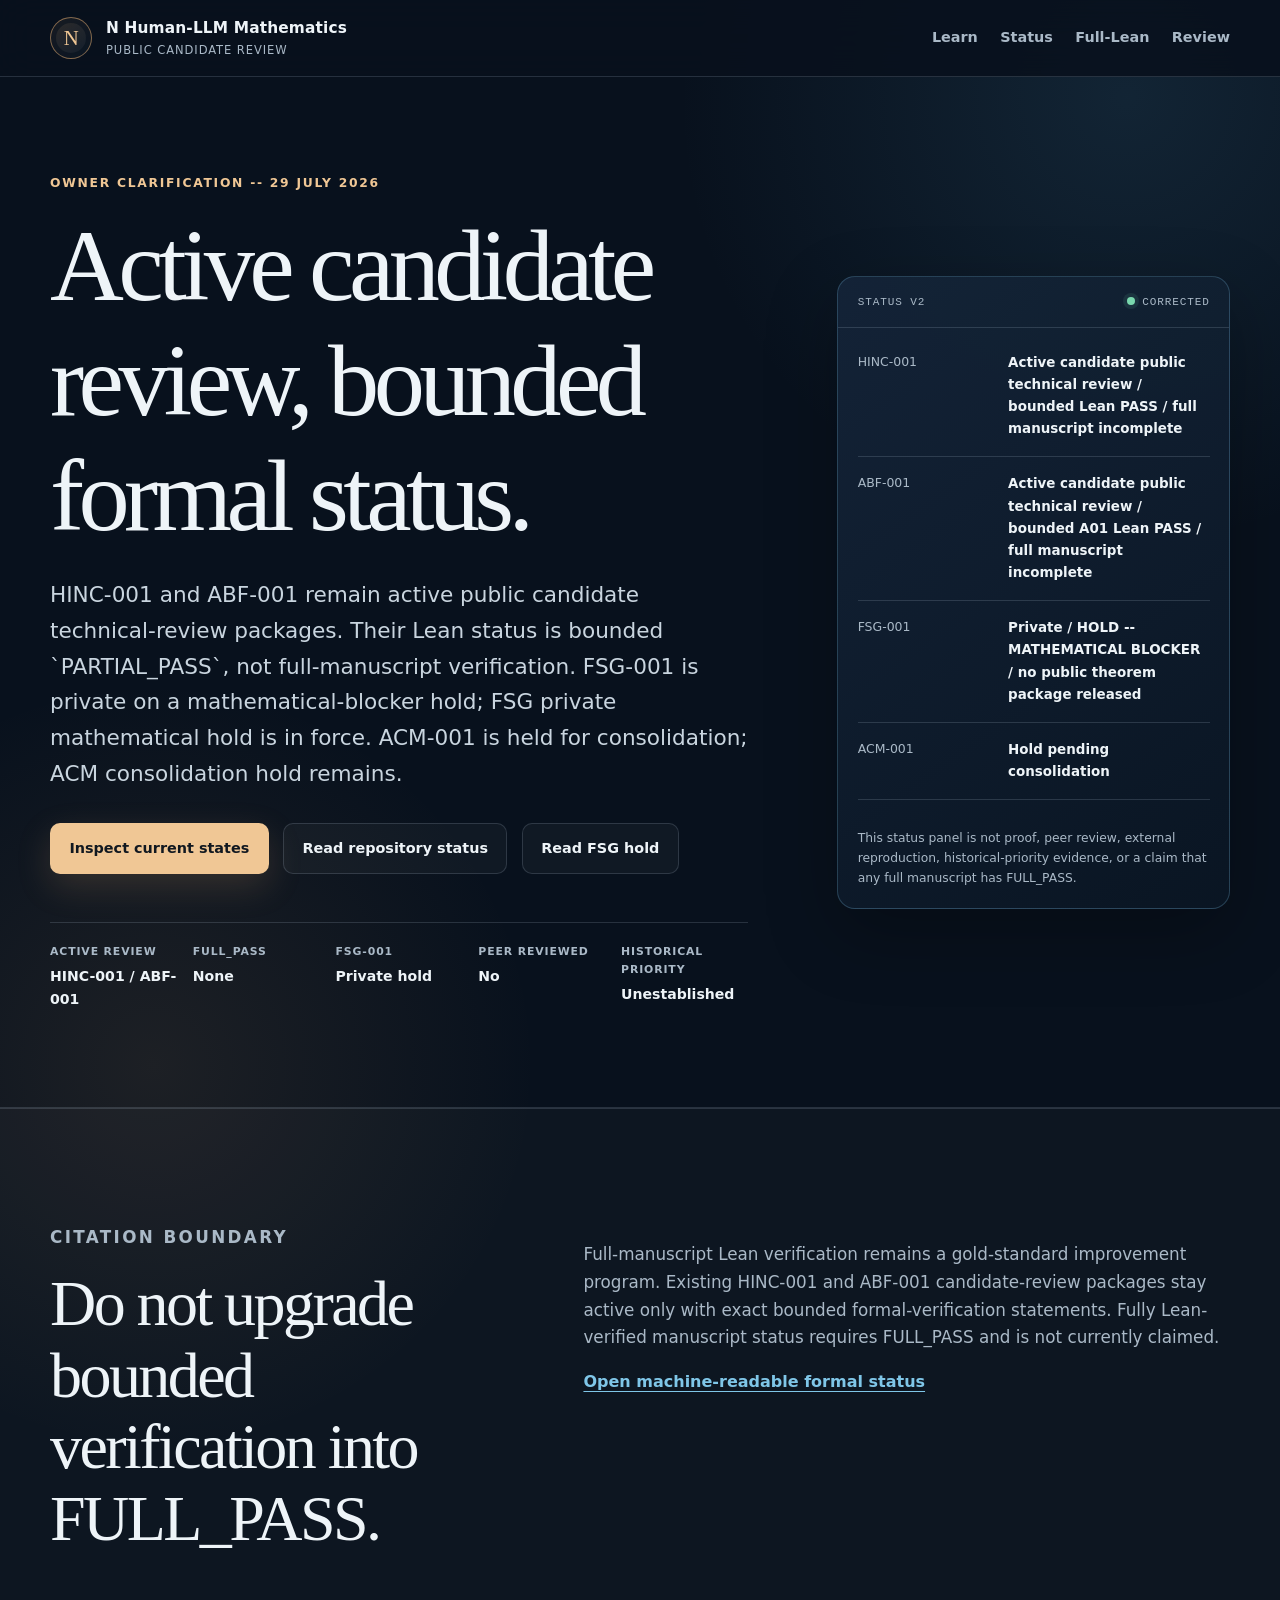
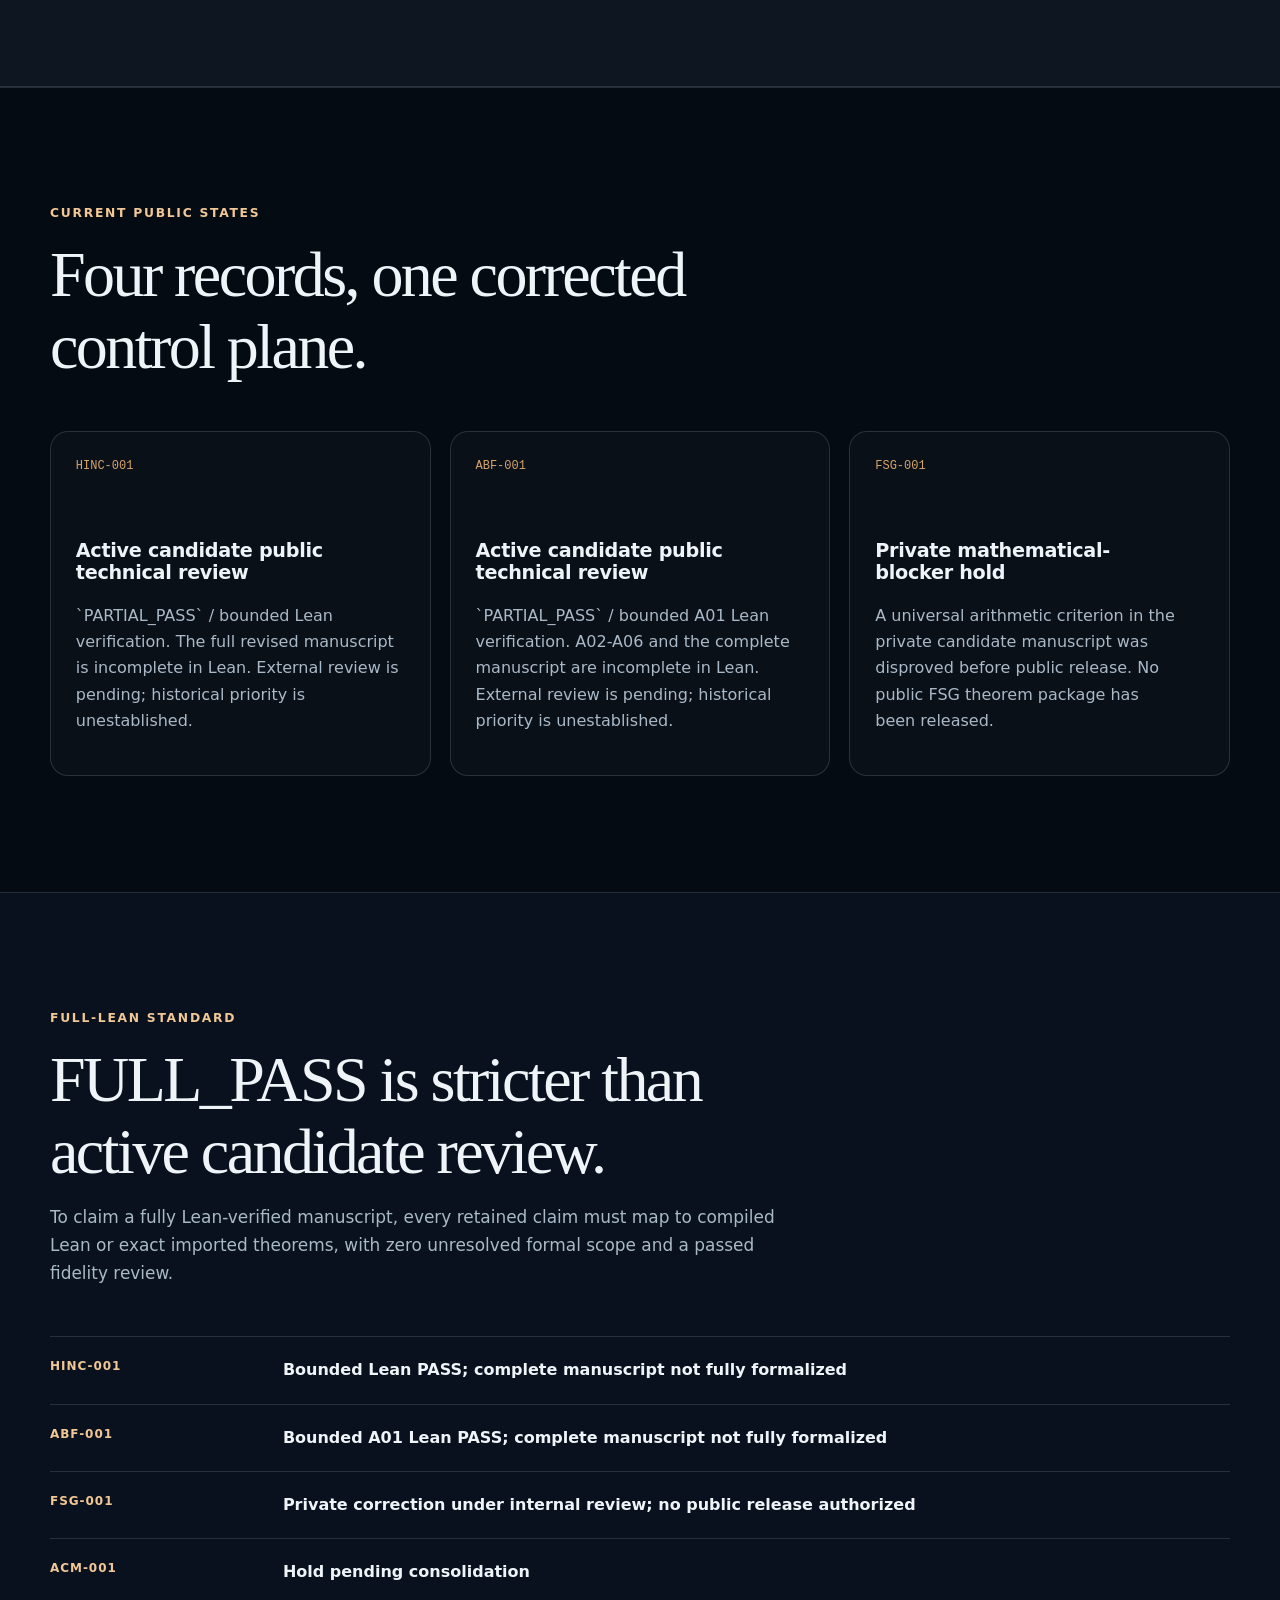
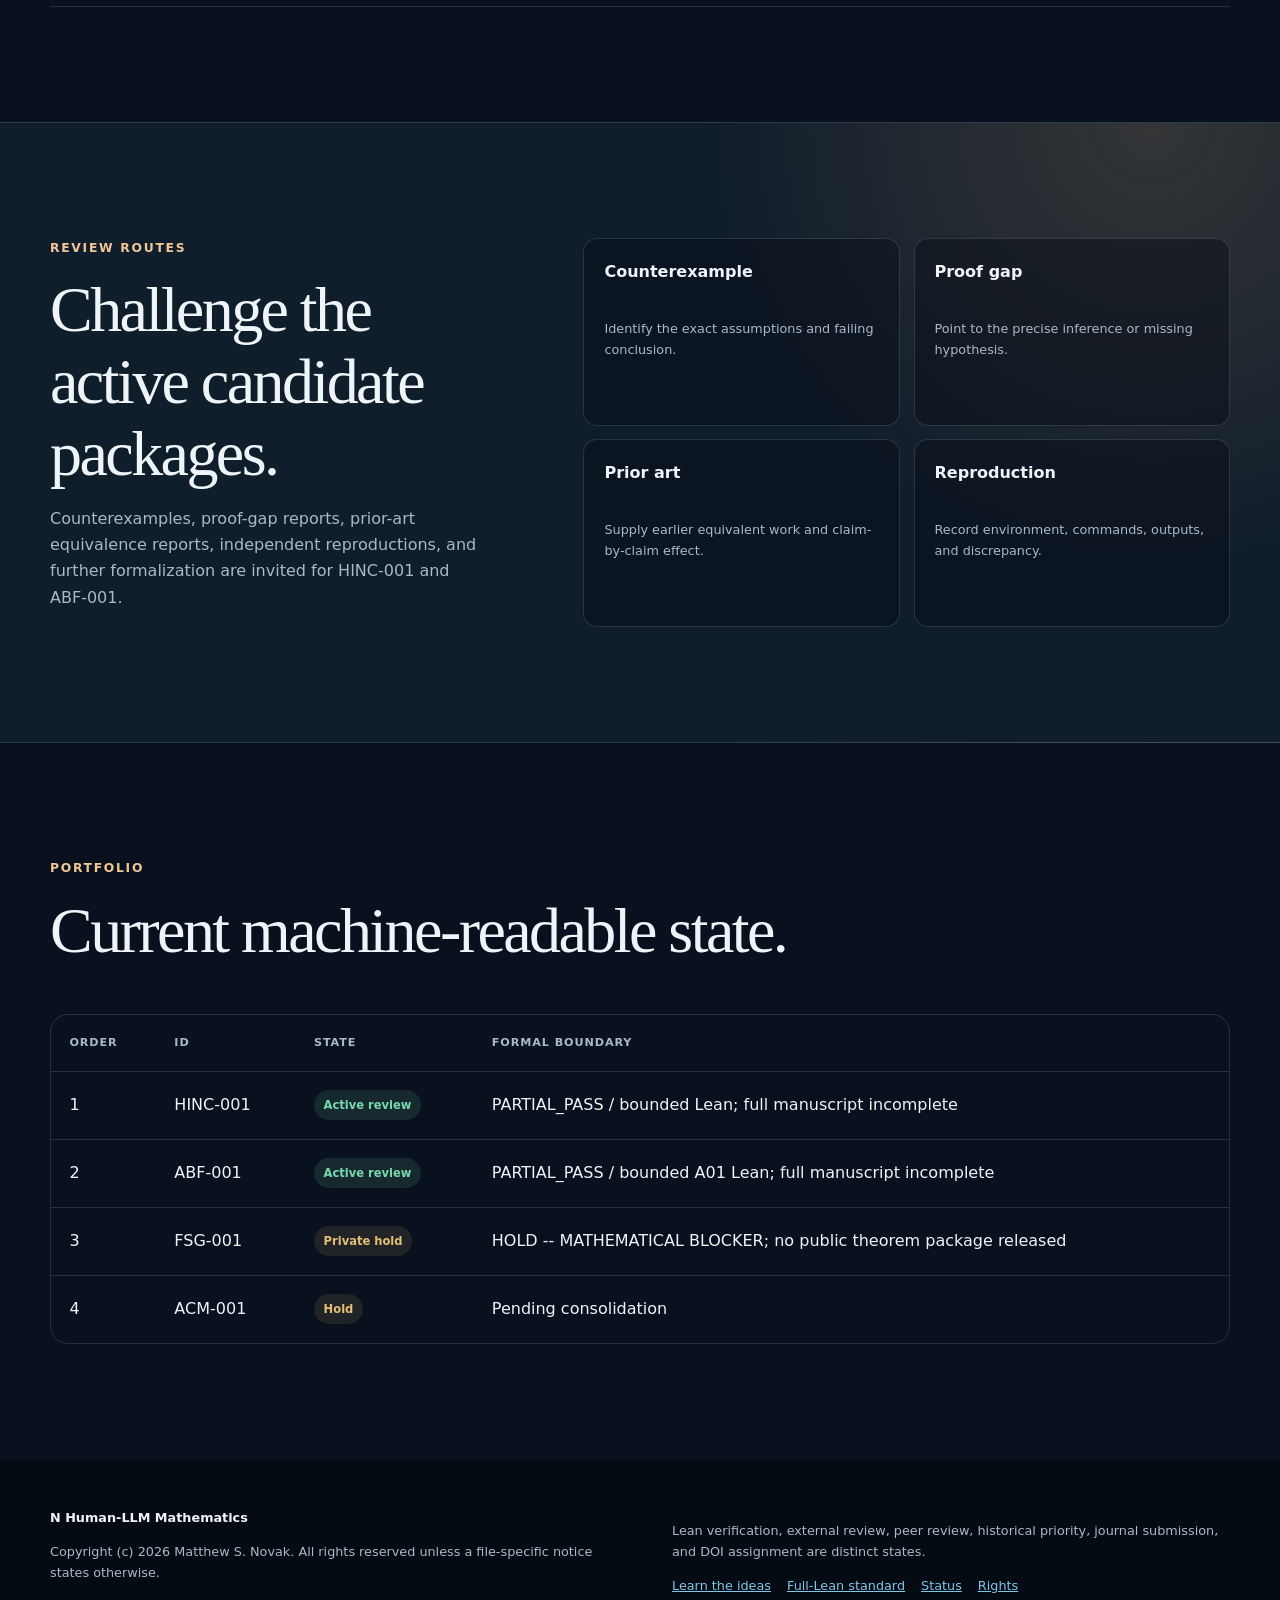
<file: docs/index.html>
<!doctype html>
<!--
NHAIM_STATUS_BLOCK_V1
HINC-001:
  paper_id: HINC-001
  public_state: active_review
  formal_state: PARTIAL_PASS
  bounded_formal_scope: bounded_Lean
  claim_map_complete: false
  full_manuscript_lean_verified: false
  external_specialist_review: pending
  historical_priority: not_established
  peer_review: not_submitted
  journal_status: not_submitted
  public_release_authorized: true
ABF-001:
  paper_id: ABF-001
  public_state: active_review
  formal_state: PARTIAL_PASS
  bounded_formal_scope: bounded_A01_Lean
  compiled_lane: A01
  a02_a06_status: incomplete
  claim_map_complete: false
  full_manuscript_lean_verified: false
  external_specialist_review: pending
  historical_priority: not_established
  peer_review: not_submitted
  journal_status: not_submitted
  public_release_authorized: true
FSG-001:
  paper_id: FSG-001
  public_state: hold
  private_candidate: true
  mathematical_blocker: true
  public_theorem_released: false
  correction_status: private_correction_under_internal_review
  external_review: not_started
  formal_status: HOLD_MATHEMATICAL_BLOCKER
  public_release_authorized: false
ACM-001:
  paper_id: ACM-001
  public_state: hold
  manuscript_complete: false
  claim_map_complete: false
  full_manuscript_lean_verified: false
  public_theorem_released: false
  public_release_authorized: false
END_NHAIM_STATUS_BLOCK_V1
-->

<html lang="en">
<head>
  <meta charset="utf-8">
  <meta name="viewport" content="width=device-width, initial-scale=1">
  <meta name="description" content="Human-led, LLM-assisted candidate mathematics under public technical review with exact bounded Lean status and correction records.">
  <title>N Human-LLM Mathematics | Public Candidate Review Status</title>
  <link rel="stylesheet" href="styles.css">
</head>
<body>
<a class="skip-link" href="#main">Skip to content</a>
<header class="site-header">
  <div class="shell nav-wrap">
    <a class="brand" href="#top" aria-label="N Human-LLM Mathematics home"><span class="brand-mark" aria-hidden="true">N</span><span><strong>N Human-LLM Mathematics</strong><small>Public candidate review</small></span></a>
    <nav aria-label="Primary navigation"><a href="learn.html">Learn</a><a href="#research">Status</a><a href="#full-lean">Full-Lean</a><a href="#review">Review</a></nav>
  </div>
</header>
<main id="main">
  <section class="hero" id="top">
    <div class="shell hero-grid">
      <div>
        <p class="eyebrow">Owner clarification -- 29 July 2026</p>
        <h1>Active candidate review, bounded formal status.</h1>
        <p class="lede">HINC-001 and ABF-001 remain active public candidate technical-review packages. Their Lean status is bounded `PARTIAL_PASS`, not full-manuscript verification. FSG-001 is private on a mathematical-blocker hold; FSG private mathematical hold is in force. ACM-001 is held for consolidation; ACM consolidation hold remains.</p>
        <div class="actions">
          <a class="button primary" href="#research">Inspect current states</a>
          <a class="button secondary" href="../STATUS.md">Read repository status</a>
          <a class="button secondary" href="../FSG_001_PUBLIC_TEACHING_HOLD_2026-07-29.md">Read FSG hold</a>
        </div>
        <ul class="status-row">
          <li><span>Active review</span><strong>HINC-001 / ABF-001</strong></li>
          <li><span>FULL_PASS</span><strong>None</strong></li>
          <li><span>FSG-001</span><strong>Private hold</strong></li>
          <li><span>Peer reviewed</span><strong>No</strong></li>
          <li><span>Historical priority</span><strong>Unestablished</strong></li>
        </ul>
      </div>
      <aside class="instrument" aria-label="Current paper status">
        <div class="instrument-head"><span>STATUS V2</span><span class="live-dot">CORRECTED</span></div>
        <dl>
          <div><dt>HINC-001</dt><dd>Active candidate public technical review / bounded Lean PASS / full manuscript incomplete</dd></div>
          <div><dt>ABF-001</dt><dd>Active candidate public technical review / bounded A01 Lean PASS / full manuscript incomplete</dd></div>
          <div><dt>FSG-001</dt><dd>Private / HOLD -- MATHEMATICAL BLOCKER / no public theorem package released</dd></div>
          <div><dt>ACM-001</dt><dd>Hold pending consolidation</dd></div>
        </dl>
        <p class="instrument-note">This status panel is not proof, peer review, external reproduction, historical-priority evidence, or a claim that any full manuscript has FULL_PASS.</p>
      </aside>
    </div>
  </section>

  <section class="section section-rule">
    <div class="shell two-column">
      <div><p class="eyebrow">Citation boundary</p><h2>Do not upgrade bounded verification into FULL_PASS.</h2></div>
      <div><p>Full-manuscript Lean verification remains a gold-standard improvement program. Existing HINC-001 and ABF-001 candidate-review packages stay active only with exact bounded formal-verification statements. Fully Lean-verified manuscript status requires FULL_PASS and is not currently claimed.</p><a class="text-link" href="../formal-verification-status.json">Open machine-readable formal status</a></div>
    </div>
  </section>

  <section class="section section-dark" id="research">
    <div class="shell">
      <div class="section-heading"><p class="eyebrow">Current public states</p><h2>Four records, one corrected control plane.</h2></div>
      <div class="card-grid three">
        <article class="card"><span class="card-number">HINC-001</span><h3>Active candidate public technical review</h3><p>`PARTIAL_PASS` / bounded Lean verification. The full revised manuscript is incomplete in Lean. External review is pending; historical priority is unestablished.</p></article>
        <article class="card"><span class="card-number">ABF-001</span><h3>Active candidate public technical review</h3><p>`PARTIAL_PASS` / bounded A01 Lean verification. A02-A06 and the complete manuscript are incomplete in Lean. External review is pending; historical priority is unestablished.</p></article>
        <article class="card"><span class="card-number">FSG-001</span><h3>Private mathematical-blocker hold</h3><p>A universal arithmetic criterion in the private candidate manuscript was disproved before public release. No public FSG theorem package has been released.</p></article>
      </div>
    </div>
  </section>

  <section class="section" id="full-lean">
    <div class="shell">
      <div class="section-heading"><p class="eyebrow">Full-Lean standard</p><h2>FULL_PASS is stricter than active candidate review.</h2><p>To claim a fully Lean-verified manuscript, every retained claim must map to compiled Lean or exact imported theorems, with zero unresolved formal scope and a passed fidelity review.</p></div>
      <div class="ledger">
        <div><span>HINC-001</span><strong>Bounded Lean PASS; complete manuscript not fully formalized</strong></div>
        <div><span>ABF-001</span><strong>Bounded A01 Lean PASS; complete manuscript not fully formalized</strong></div>
        <div><span>FSG-001</span><strong>Private correction under internal review; no public release authorized</strong></div>
        <div><span>ACM-001</span><strong>Hold pending consolidation</strong></div>
      </div>
    </div>
  </section>

  <section class="section review-section" id="review">
    <div class="shell review-grid">
      <div><p class="eyebrow">Review routes</p><h2>Challenge the active candidate packages.</h2><p>Counterexamples, proof-gap reports, prior-art equivalence reports, independent reproductions, and further formalization are invited for HINC-001 and ABF-001.</p></div>
      <div class="review-actions">
        <a href="https://github.com/novakprotocol/N-Human-AI-Mathematics/issues/new?template=counterexample.yml"><strong>Counterexample</strong><span>Identify the exact assumptions and failing conclusion.</span></a>
        <a href="https://github.com/novakprotocol/N-Human-AI-Mathematics/issues/new?template=proof-gap.yml"><strong>Proof gap</strong><span>Point to the precise inference or missing hypothesis.</span></a>
        <a href="https://github.com/novakprotocol/N-Human-AI-Mathematics/issues/new?template=prior-art.yml"><strong>Prior art</strong><span>Supply earlier equivalent work and claim-by-claim effect.</span></a>
        <a href="https://github.com/novakprotocol/N-Human-AI-Mathematics/issues/new?template=reproduction.yml"><strong>Reproduction</strong><span>Record environment, commands, outputs, and discrepancy.</span></a>
      </div>
    </div>
  </section>

  <section class="section" id="portfolio">
    <div class="shell">
      <div class="section-heading"><p class="eyebrow">Portfolio</p><h2>Current machine-readable state.</h2></div>
      <div class="portfolio-table" role="region" aria-label="Paper portfolio" tabindex="0"><table><thead><tr><th>Order</th><th>ID</th><th>State</th><th>Formal boundary</th></tr></thead><tbody><tr><td>1</td><td>HINC-001</td><td><span class="state active">Active review</span></td><td>PARTIAL_PASS / bounded Lean; full manuscript incomplete</td></tr><tr><td>2</td><td>ABF-001</td><td><span class="state active">Active review</span></td><td>PARTIAL_PASS / bounded A01 Lean; full manuscript incomplete</td></tr><tr><td>3</td><td>FSG-001</td><td><span class="state hold">Private hold</span></td><td>HOLD -- MATHEMATICAL BLOCKER; no public theorem package released</td></tr><tr><td>4</td><td>ACM-001</td><td><span class="state hold">Hold</span></td><td>Pending consolidation</td></tr></tbody></table></div>
    </div>
  </section>
</main>
<footer><div class="shell footer-grid"><div><strong>N Human-LLM Mathematics</strong><p>Copyright (c) 2026 Matthew S. Novak. All rights reserved unless a file-specific notice states otherwise.</p></div><div><p>Lean verification, external review, peer review, historical priority, journal submission, and DOI assignment are distinct states.</p><a href="learn.html">Learn the ideas</a><a href="../FULL_LEAN_RELEASE_STANDARD.md">Full-Lean standard</a><a href="../STATUS.md">Status</a><a href="https://github.com/novakprotocol/N-Human-AI-Mathematics/blob/main/RIGHTS_AND_LICENSING.md">Rights</a></div></div></footer>
</body>
</html>
</file>
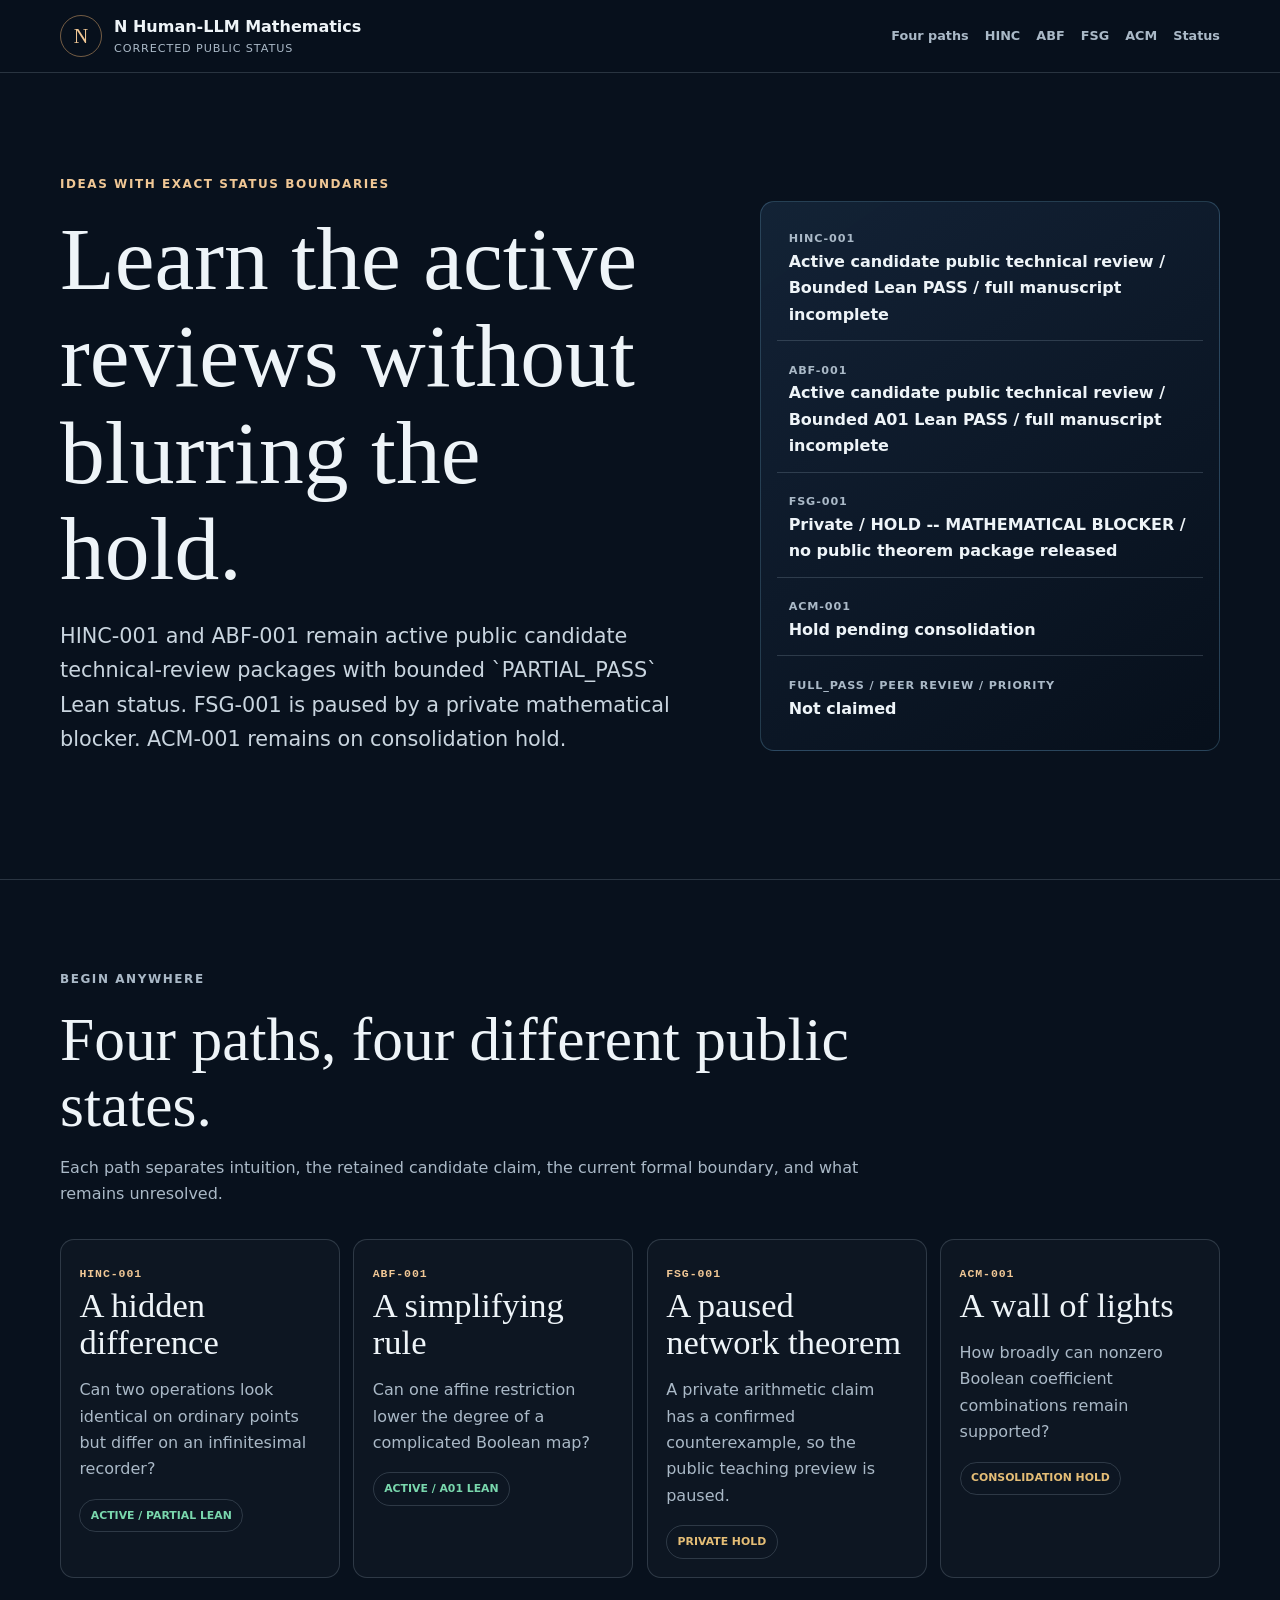
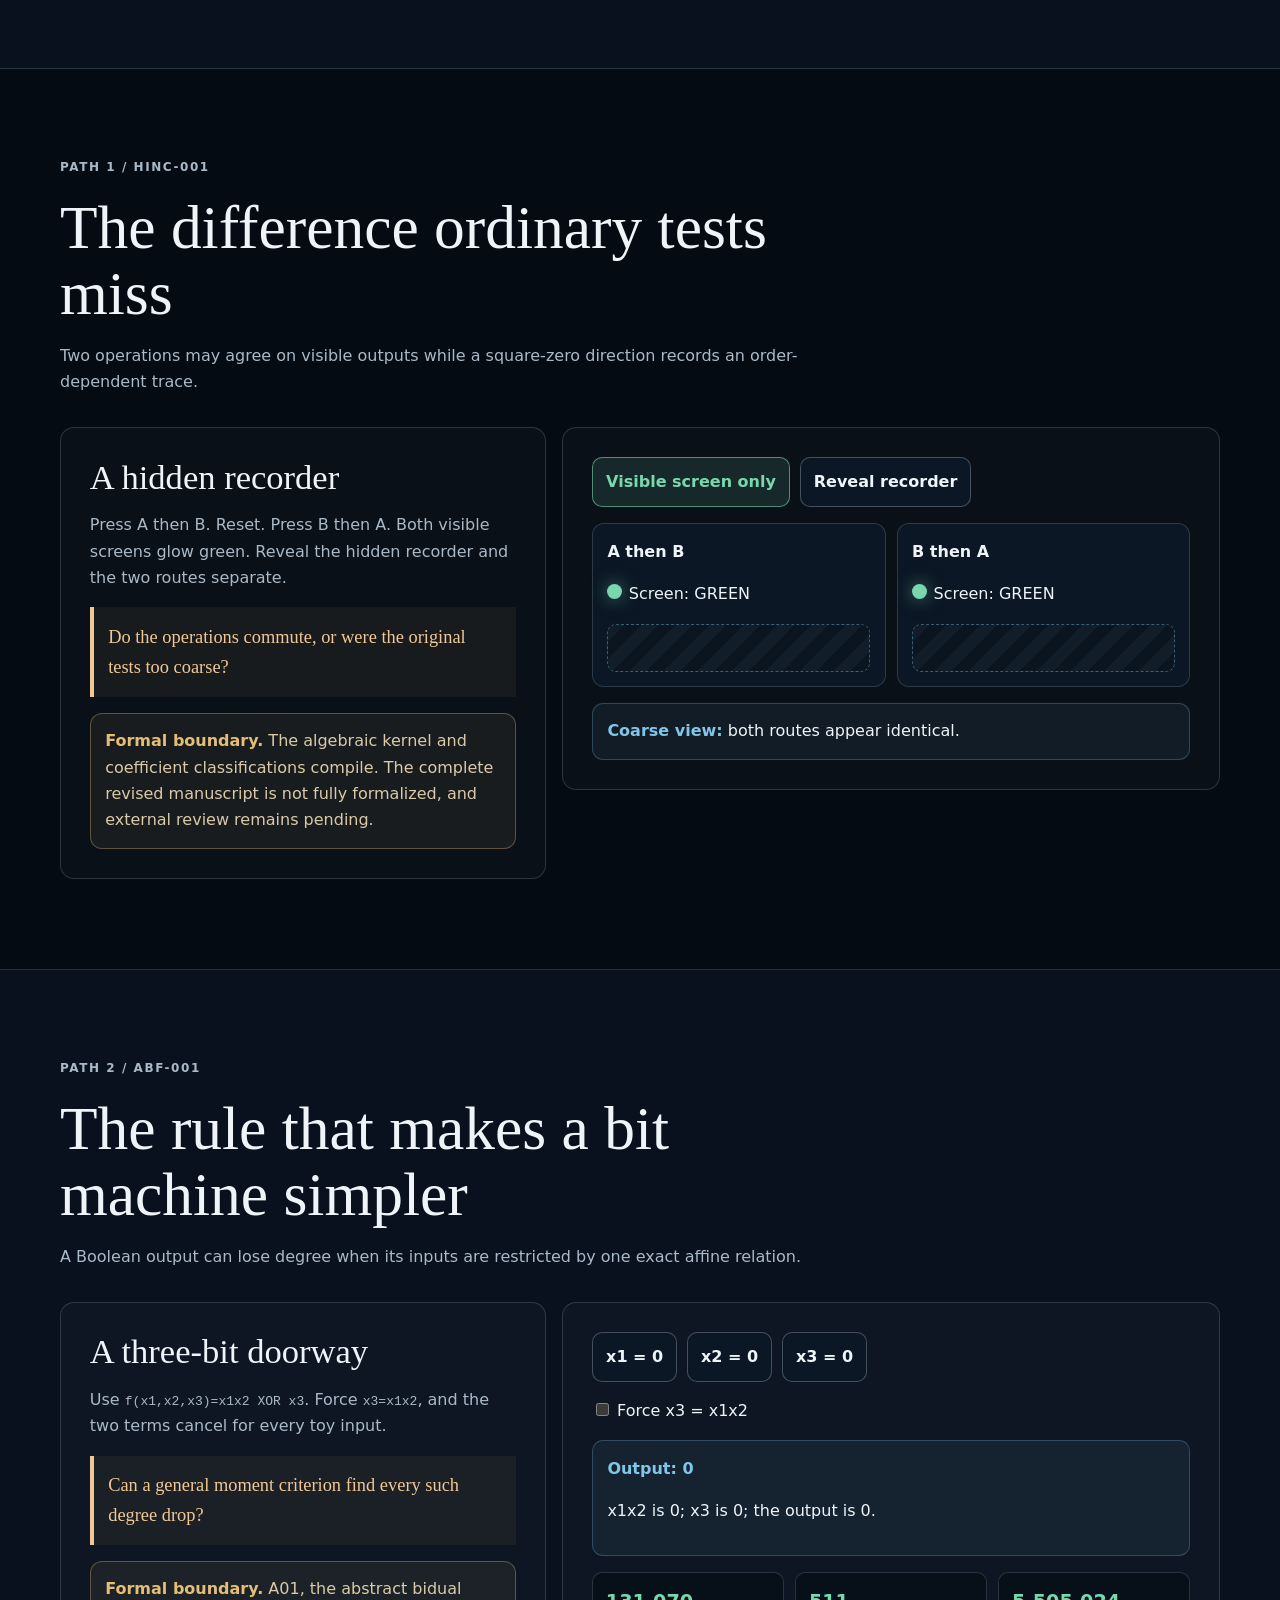
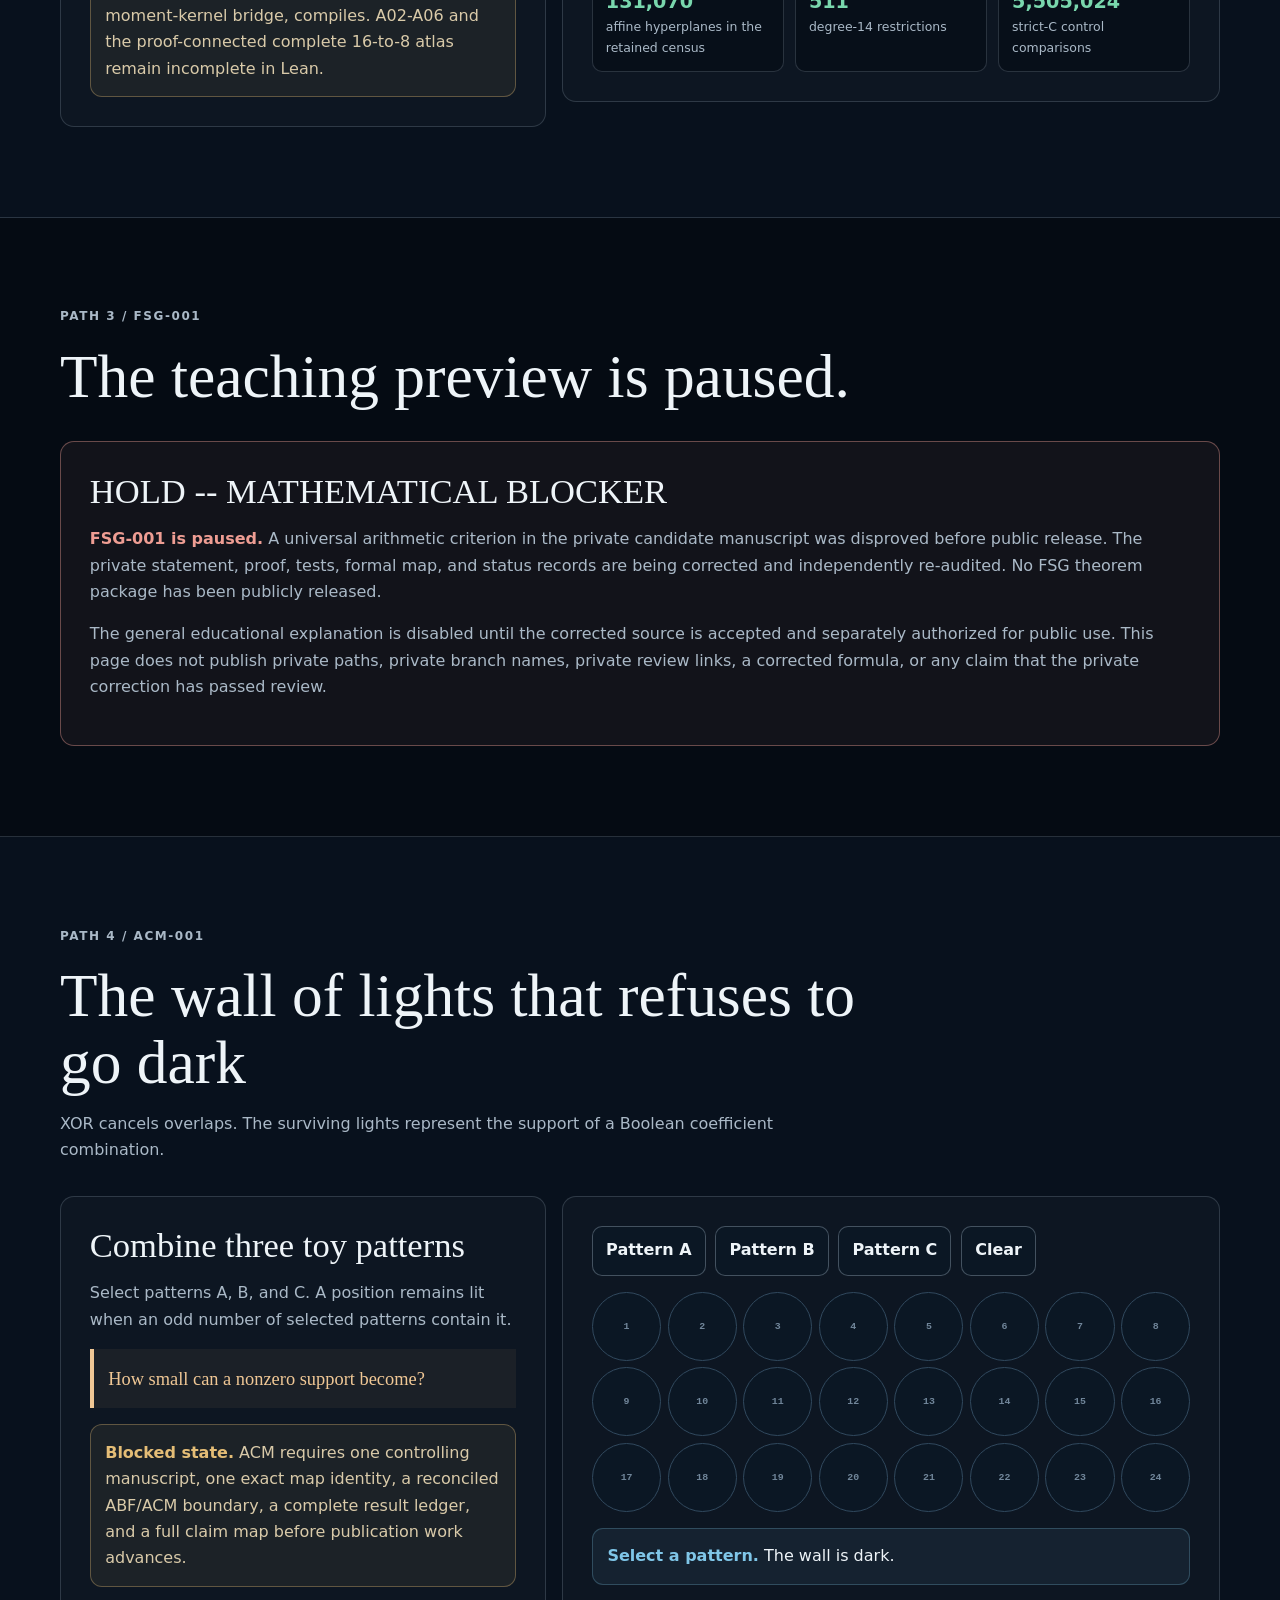
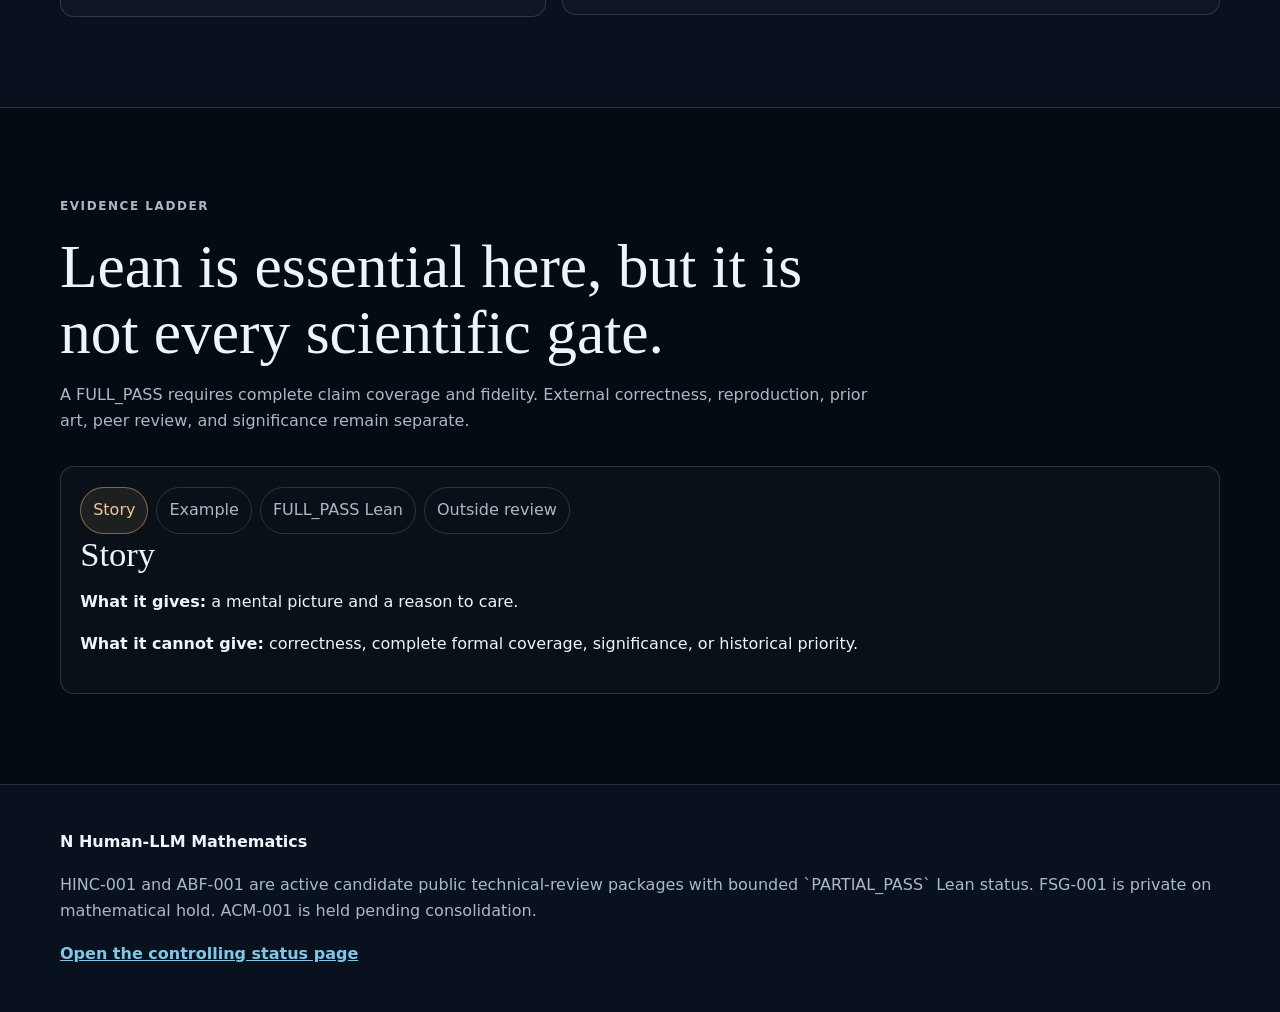
<file: docs/learn.html>
<!doctype html>
<!--
NHAIM_STATUS_BLOCK_V1
HINC-001:
  paper_id: HINC-001
  public_state: active_review
  formal_state: PARTIAL_PASS
  bounded_formal_scope: bounded_Lean
  claim_map_complete: false
  full_manuscript_lean_verified: false
  external_specialist_review: pending
  historical_priority: not_established
  peer_review: not_submitted
  journal_status: not_submitted
  public_release_authorized: true
ABF-001:
  paper_id: ABF-001
  public_state: active_review
  formal_state: PARTIAL_PASS
  bounded_formal_scope: bounded_A01_Lean
  compiled_lane: A01
  a02_a06_status: incomplete
  claim_map_complete: false
  full_manuscript_lean_verified: false
  external_specialist_review: pending
  historical_priority: not_established
  peer_review: not_submitted
  journal_status: not_submitted
  public_release_authorized: true
FSG-001:
  paper_id: FSG-001
  public_state: hold
  private_candidate: true
  mathematical_blocker: true
  public_theorem_released: false
  correction_status: private_correction_under_internal_review
  external_review: not_started
  formal_status: HOLD_MATHEMATICAL_BLOCKER
  public_release_authorized: false
ACM-001:
  paper_id: ACM-001
  public_state: hold
  manuscript_complete: false
  claim_map_complete: false
  full_manuscript_lean_verified: false
  public_theorem_released: false
  public_release_authorized: false
END_NHAIM_STATUS_BLOCK_V1
-->

<html lang="en">
<head>
  <meta charset="utf-8">
  <meta name="viewport" content="width=device-width, initial-scale=1">
  <meta name="description" content="Interactive explanations for HINC-001, ABF-001, and ACM-001 with a noninteractive FSG-001 mathematical hold notice.">
  <title>Mathematical Review Paths | Corrected Public Status</title>
  <style>
    :root{color-scheme:dark;--bg:#08111d;--deep:#050b13;--panel:#101d2b;--text:#eef4f8;--muted:#aab9c7;--line:rgba(196,216,232,.18);--copper:#f0c795;--blue:#7fc6e8;--green:#79d7ad;--yellow:#e4bd76;--red:#ee9d93;--radius:14px;--shell:1160px}*{box-sizing:border-box}html{scroll-behavior:smooth}body{margin:0;background:var(--bg);color:var(--text);font-family:Inter,ui-sans-serif,system-ui,-apple-system,BlinkMacSystemFont,"Segoe UI",sans-serif;line-height:1.65}a{color:inherit}.shell{width:min(calc(100% - 2rem),var(--shell));margin-inline:auto}.skip{position:fixed;left:.7rem;top:.7rem;z-index:100;transform:translateY(-180%);padding:.7rem 1rem;border-radius:8px;background:#fff;color:#07111c;font-weight:900}.skip:focus{transform:none}a:focus-visible,button:focus-visible,input:focus-visible{outline:3px solid var(--blue);outline-offset:3px}header{position:sticky;top:0;z-index:50;border-bottom:1px solid var(--line);background:rgba(8,17,29,.92);backdrop-filter:blur(16px)}.nav{min-height:72px;display:flex;align-items:center;justify-content:space-between;gap:1rem}.brand{display:flex;align-items:center;gap:.75rem;text-decoration:none}.mark{width:42px;height:42px;display:grid;place-items:center;border:1px solid rgba(214,163,106,.52);border-radius:50%;color:var(--copper);font:1.25rem Georgia,serif}.brand strong,.brand small{display:block}.brand small{color:var(--muted);font-size:.7rem;letter-spacing:.08em;text-transform:uppercase}.links{display:flex;gap:1rem;overflow:auto}.links a{color:var(--muted);font-size:.8rem;font-weight:850;text-decoration:none;white-space:nowrap}.hero{padding:clamp(4rem,8vw,7rem) 0;border-bottom:1px solid var(--line)}.hero-grid{display:grid;grid-template-columns:minmax(0,1.15fr) minmax(300px,.85fr);gap:clamp(2rem,6vw,5rem);align-items:center}.eyebrow{margin:0 0 1rem;color:var(--copper);font-size:.75rem;font-weight:900;letter-spacing:.13em;text-transform:uppercase}h1,h2,h3{font-family:Georgia,"Times New Roman",serif;font-weight:500;line-height:1.08}h1{max-width:13ch;margin:.2rem 0 1.3rem;font-size:clamp(3rem,7vw,6.4rem)}h2{margin:0 0 .9rem;font-size:clamp(2.1rem,4.8vw,4.1rem)}h3{margin:.1rem 0 .7rem;font-size:clamp(1.5rem,2.7vw,2.25rem)}.lede{max-width:68ch;color:#c9d5df;font-size:clamp(1.04rem,1.8vw,1.3rem)}.status{display:grid;gap:.55rem;padding:1rem;border:1px solid rgba(127,198,232,.24);border-radius:var(--radius);background:linear-gradient(145deg,rgba(20,36,56,.94),rgba(7,16,27,.96))}.status div{padding:.75rem;border-bottom:1px solid var(--line)}.status div:last-child{border-bottom:0}.status span,.status strong{display:block}.status span{color:var(--muted);font-size:.7rem;font-weight:900;letter-spacing:.08em;text-transform:uppercase}.section{padding:clamp(4rem,7vw,7rem) 0;border-bottom:1px solid var(--line)}.deep{background:var(--deep)}.heading{max-width:820px;margin-bottom:2rem}.heading p{color:var(--muted)}.cards{display:grid;grid-template-columns:repeat(4,minmax(0,1fr));gap:.85rem}.card{padding:1.15rem;border:1px solid var(--line);border-radius:var(--radius);background:rgba(255,255,255,.025)}.card .id{color:var(--copper);font:800 .72rem ui-monospace,monospace;letter-spacing:.08em}.card p{color:var(--muted)}.pill{display:inline-flex;padding:.42rem .65rem;border:1px solid var(--line);border-radius:999px;color:var(--yellow);font-size:.68rem;font-weight:900;text-transform:uppercase}.pill.active{color:var(--green)}.lesson{display:grid;grid-template-columns:minmax(0,.85fr) minmax(0,1.15fr);gap:1rem;align-items:start}.story,.lab,.hold-notice{padding:clamp(1.1rem,3vw,1.8rem);border:1px solid var(--line);border-radius:var(--radius);background:rgba(255,255,255,.025)}.story p,.hold-notice p{color:var(--muted)}.question{display:block;margin-top:1rem;padding:.9rem;border-left:4px solid var(--copper);background:rgba(214,163,106,.07);color:var(--copper);font-family:Georgia,serif;font-size:1.15rem}.gate{margin-top:1rem;padding:.9rem;border:1px solid rgba(228,189,118,.34);border-radius:12px;background:rgba(228,189,118,.07);color:#d9caa9}.gate strong{color:var(--yellow)}.hold-notice{border-color:rgba(238,157,147,.4);background:rgba(238,157,147,.06)}.hold-notice strong{color:var(--red)}button{font:inherit}.buttons{display:flex;flex-wrap:wrap;gap:.6rem}.toggle{padding:.68rem .82rem;border:1px solid rgba(196,216,232,.3);border-radius:10px;background:#0b1724;color:var(--text);font-weight:850;cursor:pointer}.toggle[aria-pressed="true"]{border-color:rgba(121,215,173,.58);background:rgba(121,215,173,.12);color:var(--green)}.readout{margin-top:1rem;padding:.9rem;border:1px solid rgba(127,198,232,.25);border-radius:11px;background:rgba(127,198,232,.07)}.readout strong{color:var(--blue)}.recorder{display:grid;grid-template-columns:1fr 1fr;gap:.7rem;margin-top:1rem}.route{padding:.9rem;border:1px solid var(--line);border-radius:12px;background:#0b1724}.screen{display:inline-block;width:15px;height:15px;margin-right:.4rem;border-radius:50%;background:var(--green);box-shadow:0 0 17px rgba(121,215,173,.55)}.slot{margin-top:.65rem;padding:.75rem;border:1px dashed rgba(127,198,232,.4);border-radius:9px;text-align:center;font:900 1.2rem ui-monospace,monospace}.covered .slot{color:transparent;background:repeating-linear-gradient(135deg,#111d29 0,#111d29 12px,#0b151f 12px,#0b151f 24px)}.bits{display:flex;flex-wrap:wrap;gap:.6rem}.metric-grid{display:grid;grid-template-columns:repeat(3,minmax(0,1fr));gap:.7rem;margin-top:1rem}.metric{padding:.8rem;border:1px solid var(--line);border-radius:10px;background:rgba(5,11,19,.54)}.metric strong,.metric span{display:block}.metric strong{color:var(--green);font-size:1.2rem}.metric span{color:var(--muted);font-size:.78rem}.lights{display:grid;grid-template-columns:repeat(8,1fr);gap:.4rem;margin-top:1rem}.light{aspect-ratio:1;border:1px solid #31495e;border-radius:50%;background:#0b1724;color:#71869a;font:700 .62rem ui-monospace,monospace}.light.on{background:radial-gradient(circle at 35% 30%,#d8ffe9,#79d7ad 45%,#1c7352);color:#07110d;box-shadow:0 0 14px rgba(121,215,173,.5)}.evidence{padding:1.2rem;border:1px solid var(--line);border-radius:var(--radius);background:rgba(255,255,255,.025)}.evidence-buttons{display:flex;flex-wrap:wrap;gap:.5rem}.evidence-buttons button{padding:.6rem .75rem;border:1px solid var(--line);border-radius:999px;background:transparent;color:var(--muted);cursor:pointer}.evidence-buttons button[aria-pressed="true"]{border-color:rgba(214,163,106,.55);background:rgba(214,163,106,.1);color:var(--copper)}footer{padding:2.8rem 0;color:var(--muted)}footer strong{color:var(--text)}footer a{color:var(--blue);font-weight:800}@media(max-width:960px){.hero-grid,.lesson{grid-template-columns:1fr}.cards{grid-template-columns:repeat(2,minmax(0,1fr))}}@media(max-width:620px){.nav{align-items:flex-start;flex-direction:column;padding:.65rem 0}.links{width:100%}.cards,.recorder,.metric-grid{grid-template-columns:1fr}.lights{grid-template-columns:repeat(6,1fr)}h1{font-size:clamp(2.8rem,15vw,4.5rem)}}@media(prefers-reduced-motion:reduce){html{scroll-behavior:auto}*{transition:none!important;animation:none!important}}
  </style>
</head>
<body>
<a class="skip" href="#main">Skip to content</a>
<header><div class="shell nav"><a class="brand" href="#top"><span class="mark">N</span><span><strong>N Human-LLM Mathematics</strong><small>Corrected public status</small></span></a><nav class="links" aria-label="Learning navigation"><a href="#stories">Four paths</a><a href="#hinc">HINC</a><a href="#abf">ABF</a><a href="#fsg">FSG</a><a href="#acm">ACM</a><a href="./">Status</a></nav></div></header>
<main id="main">
<section class="hero" id="top"><div class="shell hero-grid"><div><p class="eyebrow">Ideas with exact status boundaries</p><h1>Learn the active reviews without blurring the hold.</h1><p class="lede">HINC-001 and ABF-001 remain active public candidate technical-review packages with bounded `PARTIAL_PASS` Lean status. FSG-001 is paused by a private mathematical blocker. ACM-001 remains on consolidation hold.</p></div><aside class="status" aria-label="Current portfolio status"><div><span>HINC-001</span><strong>Active candidate public technical review / Bounded Lean PASS / full manuscript incomplete</strong></div><div><span>ABF-001</span><strong>Active candidate public technical review / Bounded A01 Lean PASS / full manuscript incomplete</strong></div><div><span>FSG-001</span><strong>Private / HOLD -- MATHEMATICAL BLOCKER / no public theorem package released</strong></div><div><span>ACM-001</span><strong>Hold pending consolidation</strong></div><div><span>FULL_PASS / peer review / priority</span><strong>Not claimed</strong></div></aside></div></section>
<section class="section" id="stories"><div class="shell"><div class="heading"><p class="eyebrow">Begin anywhere</p><h2>Four paths, four different public states.</h2><p>Each path separates intuition, the retained candidate claim, the current formal boundary, and what remains unresolved.</p></div><div class="cards"><article class="card"><span class="id">HINC-001</span><h3>A hidden difference</h3><p>Can two operations look identical on ordinary points but differ on an infinitesimal recorder?</p><span class="pill active">Active / partial Lean</span></article><article class="card"><span class="id">ABF-001</span><h3>A simplifying rule</h3><p>Can one affine restriction lower the degree of a complicated Boolean map?</p><span class="pill active">Active / A01 Lean</span></article><article class="card"><span class="id">FSG-001</span><h3>A paused network theorem</h3><p>A private arithmetic claim has a confirmed counterexample, so the public teaching preview is paused.</p><span class="pill">Private hold</span></article><article class="card"><span class="id">ACM-001</span><h3>A wall of lights</h3><p>How broadly can nonzero Boolean coefficient combinations remain supported?</p><span class="pill">Consolidation hold</span></article></div></div></section>
<section class="section deep" id="hinc"><div class="shell"><div class="heading"><p class="eyebrow">Path 1 / HINC-001</p><h2>The difference ordinary tests miss</h2><p>Two operations may agree on visible outputs while a square-zero direction records an order-dependent trace.</p></div><div class="lesson"><article class="story"><h3>A hidden recorder</h3><p>Press A then B. Reset. Press B then A. Both visible screens glow green. Reveal the hidden recorder and the two routes separate.</p><span class="question">Do the operations commute, or were the original tests too coarse?</span><div class="gate"><strong>Formal boundary.</strong> The algebraic kernel and coefficient classifications compile. The complete revised manuscript is not fully formalized, and external review remains pending.</div></article><div class="lab"><div class="buttons"><button class="toggle" id="hincScreen" aria-pressed="true">Visible screen only</button><button class="toggle" id="hincRecord" aria-pressed="false">Reveal recorder</button></div><div class="recorder covered" id="recorder"><div class="route"><strong>A then B</strong><p><span class="screen"></span>Screen: GREEN</p><div class="slot">t</div></div><div class="route"><strong>B then A</strong><p><span class="screen"></span>Screen: GREEN</p><div class="slot">EMPTY</div></div></div><div class="readout" id="hincReadout"><strong>Coarse view:</strong> both routes appear identical.</div></div></div></div></section>
<section class="section" id="abf"><div class="shell"><div class="heading"><p class="eyebrow">Path 2 / ABF-001</p><h2>The rule that makes a bit machine simpler</h2><p>A Boolean output can lose degree when its inputs are restricted by one exact affine relation.</p></div><div class="lesson"><article class="story"><h3>A three-bit doorway</h3><p>Use <code>f(x1,x2,x3)=x1x2 XOR x3</code>. Force <code>x3=x1x2</code>, and the two terms cancel for every toy input.</p><span class="question">Can a general moment criterion find every such degree drop?</span><div class="gate"><strong>Formal boundary.</strong> A01, the abstract bidual moment-kernel bridge, compiles. A02-A06 and the proof-connected complete 16-to-8 atlas remain incomplete in Lean.</div></article><div class="lab"><div class="bits"><button class="toggle bit" data-bit="x1" aria-pressed="false">x1 = 0</button><button class="toggle bit" data-bit="x2" aria-pressed="false">x2 = 0</button><button class="toggle bit" data-bit="x3" aria-pressed="false">x3 = 0</button></div><label style="display:block;margin-top:1rem"><input id="restrict" type="checkbox"> Force x3 = x1x2</label><div class="readout"><strong>Output: <span id="abfOut">0</span></strong><p id="abfWords">0 XOR 0 gives 0.</p></div><div class="metric-grid"><div class="metric"><strong>131,070</strong><span>affine hyperplanes in the retained census</span></div><div class="metric"><strong>511</strong><span>degree-14 restrictions</span></div><div class="metric"><strong>5,505,024</strong><span>strict-C control comparisons</span></div></div></div></div></div></section>
<section class="section deep" id="fsg"><div class="shell"><div class="heading"><p class="eyebrow">Path 3 / FSG-001</p><h2>The teaching preview is paused.</h2></div><div class="hold-notice" role="note" aria-label="FSG-001 mathematical hold notice"><h3>HOLD -- MATHEMATICAL BLOCKER</h3><p><strong>FSG-001 is paused.</strong> A universal arithmetic criterion in the private candidate manuscript was disproved before public release. The private statement, proof, tests, formal map, and status records are being corrected and independently re-audited. No FSG theorem package has been publicly released.</p><p>The general educational explanation is disabled until the corrected source is accepted and separately authorized for public use. This page does not publish private paths, private branch names, private review links, a corrected formula, or any claim that the private correction has passed review.</p></div></div></section>
<section class="section" id="acm"><div class="shell"><div class="heading"><p class="eyebrow">Path 4 / ACM-001</p><h2>The wall of lights that refuses to go dark</h2><p>XOR cancels overlaps. The surviving lights represent the support of a Boolean coefficient combination.</p></div><div class="lesson"><article class="story"><h3>Combine three toy patterns</h3><p>Select patterns A, B, and C. A position remains lit when an odd number of selected patterns contain it.</p><span class="question">How small can a nonzero support become?</span><div class="gate"><strong>Blocked state.</strong> ACM requires one controlling manuscript, one exact map identity, a reconciled ABF/ACM boundary, a complete result ledger, and a full claim map before publication work advances.</div></article><div class="lab"><div class="buttons"><button class="toggle pattern" data-pattern="A" aria-pressed="false">Pattern A</button><button class="toggle pattern" data-pattern="B" aria-pressed="false">Pattern B</button><button class="toggle pattern" data-pattern="C" aria-pressed="false">Pattern C</button><button class="toggle" id="clearPatterns">Clear</button></div><div class="lights" id="lights" aria-label="Twenty-four coefficient lights"></div><div class="readout" id="lightReadout"><strong>Select a pattern.</strong> The wall is dark.</div></div></div></div></section>
<section class="section deep" id="evidence"><div class="shell"><div class="heading"><p class="eyebrow">Evidence ladder</p><h2>Lean is essential here, but it is not every scientific gate.</h2><p>A FULL_PASS requires complete claim coverage and fidelity. External correctness, reproduction, prior art, peer review, and significance remain separate.</p></div><div class="evidence"><div class="evidence-buttons"><button data-step="story" aria-pressed="true">Story</button><button data-step="example" aria-pressed="false">Example</button><button data-step="lean" aria-pressed="false">FULL_PASS Lean</button><button data-step="review" aria-pressed="false">Outside review</button></div><h3 id="eTitle">Story</h3><p id="eGives"><strong>What it gives:</strong> a mental picture and a reason to care.</p><p id="eLimit"><strong>What it cannot give:</strong> correctness, complete formal coverage, significance, or historical priority.</p></div></div></section>
</main>
<footer><div class="shell"><strong>N Human-LLM Mathematics</strong><p>HINC-001 and ABF-001 are active candidate public technical-review packages with bounded `PARTIAL_PASS` Lean status. FSG-001 is private on mathematical hold. ACM-001 is held pending consolidation.</p><a href="./">Open the controlling status page</a></div></footer>
<script>
const hScreen=document.getElementById('hincScreen'),hRecord=document.getElementById('hincRecord'),rec=document.getElementById('recorder'),hRead=document.getElementById('hincReadout');function hinc(show){hScreen.setAttribute('aria-pressed',String(!show));hRecord.setAttribute('aria-pressed',String(show));rec.classList.toggle('covered',!show);hRead.innerHTML=show?'<strong>Fine view:</strong> A then B records t; B then A records nothing.':'<strong>Coarse view:</strong> both routes appear identical.'}hScreen.onclick=()=>hinc(false);hRecord.onclick=()=>hinc(true);hinc(false);
const bits={x1:0,x2:0,x3:0},bitBtns=[...document.querySelectorAll('.bit')],restrict=document.getElementById('restrict'),out=document.getElementById('abfOut'),words=document.getElementById('abfWords');function renderBits(){const a=bits.x1&bits.x2;if(restrict.checked)bits.x3=a;bitBtns.forEach(b=>{const k=b.dataset.bit;b.disabled=restrict.checked&&k==='x3';b.setAttribute('aria-pressed',String(Boolean(bits[k])));b.textContent=`${k} = ${bits[k]}${b.disabled?' (forced)':''}`});const value=a^bits.x3;out.textContent=value;words.textContent=restrict.checked?`The rule forces ${a} XOR ${a}; the output is always 0.`:`x1x2 is ${a}; x3 is ${bits.x3}; the output is ${value}.`}bitBtns.forEach(b=>b.onclick=()=>{if(!b.disabled){bits[b.dataset.bit]^=1;renderBits()}});restrict.onchange=renderBits;renderBits();
const sets={A:new Set([1,2,3,4,5,6,7,8,9,10,11,12]),B:new Set([5,6,7,8,9,10,11,12,13,14,15,16]),C:new Set([1,3,5,7,9,11,13,15,17,19,21,23])},patBtns=[...document.querySelectorAll('.pattern')],wall=document.getElementById('lights'),lightRead=document.getElementById('lightReadout');let selected=[];for(let i=1;i<=24;i++){const b=document.createElement('button');b.className='light';b.textContent=i;b.disabled=true;wall.append(b)}function renderLights(){patBtns.forEach(b=>b.setAttribute('aria-pressed',String(selected.includes(b.dataset.pattern))));const active=new Set();for(let i=1;i<=24;i++){const n=selected.reduce((s,p)=>s+(sets[p].has(i)?1:0),0);if(n%2)active.add(i)}[...wall.children].forEach((l,i)=>l.classList.toggle('on',active.has(i+1)));lightRead.innerHTML=selected.length?`<strong>${selected.join(' XOR ')} leaves ${active.size} lights on.</strong> Even overlaps cancel.`:'<strong>Select a pattern.</strong> The wall is dark.'}patBtns.forEach(b=>b.onclick=()=>{const p=b.dataset.pattern;selected=selected.includes(p)?selected.filter(x=>x!==p):[...selected,p];renderLights()});document.getElementById('clearPatterns').onclick=()=>{selected=[];renderLights()};renderLights();
const data={story:['Story','a mental picture and a reason to care.','correctness or formal coverage.'],example:['Example','an inspectable mechanism.','a theorem for every allowed object.'],lean:['FULL_PASS Lean','compiled coverage of every retained mathematical claim plus exact fidelity.','novelty, external correctness, peer review, or significance.'],review:['Outside review','independent correction, reproduction, and prior-art comparison.','journal acceptance until a real process completes.']},buttons=[...document.querySelectorAll('[data-step]')],title=document.getElementById('eTitle'),gives=document.getElementById('eGives'),limit=document.getElementById('eLimit');buttons.forEach(b=>b.onclick=()=>{buttons.forEach(x=>x.setAttribute('aria-pressed',String(x===b)));const d=data[b.dataset.step];title.textContent=d[0];gives.innerHTML=`<strong>What it gives:</strong> ${d[1]}`;limit.innerHTML=`<strong>What it cannot give:</strong> ${d[2]}`});
</script>
</body>
</html>
</file>
<file: docs/styles.css>
:root {
  color-scheme: dark;
  --bg: #08111d;
  --bg-deep: #050b13;
  --panel: #101d2b;
  --panel-soft: #142438;
  --text: #eef4f8;
  --muted: #aab9c7;
  --line: rgba(196, 216, 232, 0.16);
  --copper: #d6a36a;
  --copper-light: #f0c795;
  --blue: #7fc6e8;
  --green: #79d7ad;
  --warning: #e4bd76;
  --shadow: 0 24px 70px rgba(0, 0, 0, 0.28);
  --radius: 18px;
  --shell: 1180px;
}

* {
  box-sizing: border-box;
}

html {
  scroll-behavior: smooth;
}

body {
  margin: 0;
  background:
    radial-gradient(circle at 88% 2%, rgba(64, 124, 159, 0.18), transparent 28rem),
    radial-gradient(circle at 12% 22%, rgba(214, 163, 106, 0.1), transparent 24rem),
    var(--bg);
  color: var(--text);
  font-family: Inter, ui-sans-serif, system-ui, -apple-system, BlinkMacSystemFont, "Segoe UI", sans-serif;
  font-size: 16px;
  line-height: 1.65;
  text-rendering: optimizeLegibility;
}

a {
  color: inherit;
}

a:focus-visible,
button:focus-visible,
[tabindex]:focus-visible {
  outline: 3px solid var(--blue);
  outline-offset: 4px;
}

.skip-link {
  position: fixed;
  top: 0.75rem;
  left: 0.75rem;
  z-index: 100;
  transform: translateY(-160%);
  padding: 0.75rem 1rem;
  background: white;
  color: #06101a;
  border-radius: 8px;
  font-weight: 800;
}

.skip-link:focus {
  transform: translateY(0);
}

.shell {
  width: min(calc(100% - 2rem), var(--shell));
  margin-inline: auto;
}

.site-header {
  position: sticky;
  top: 0;
  z-index: 50;
  border-bottom: 1px solid var(--line);
  background: rgba(8, 17, 29, 0.88);
  backdrop-filter: blur(18px);
}

.nav-wrap {
  min-height: 76px;
  display: flex;
  align-items: center;
  justify-content: space-between;
  gap: 2rem;
}

.brand {
  display: inline-flex;
  align-items: center;
  gap: 0.85rem;
  text-decoration: none;
}

.brand-mark {
  width: 2.65rem;
  aspect-ratio: 1;
  display: grid;
  place-items: center;
  border: 1px solid rgba(214, 163, 106, 0.55);
  border-radius: 50%;
  background: linear-gradient(145deg, rgba(214, 163, 106, 0.2), rgba(127, 198, 232, 0.08));
  color: var(--copper-light);
  font-family: Georgia, "Times New Roman", serif;
  font-size: 1.3rem;
  box-shadow: inset 0 0 0 5px rgba(8, 17, 29, 0.6);
}

.brand strong,
.brand small {
  display: block;
}

.brand strong {
  font-size: 0.96rem;
  letter-spacing: 0.01em;
}

.brand small {
  color: var(--muted);
  font-size: 0.72rem;
  letter-spacing: 0.08em;
  text-transform: uppercase;
}

nav {
  display: flex;
  gap: 1.4rem;
}

nav a {
  color: var(--muted);
  font-size: 0.9rem;
  font-weight: 700;
  text-decoration: none;
}

nav a:hover {
  color: var(--text);
}

.hero {
  min-height: calc(100vh - 76px);
  display: grid;
  align-items: center;
  padding: 6rem 0;
  border-bottom: 1px solid var(--line);
}

.hero-grid {
  display: grid;
  grid-template-columns: minmax(0, 1.28fr) minmax(320px, 0.72fr);
  gap: clamp(3rem, 7vw, 7rem);
  align-items: center;
}

.eyebrow {
  margin: 0 0 1rem;
  color: var(--copper-light);
  font-size: 0.77rem;
  font-weight: 850;
  letter-spacing: 0.14em;
  text-transform: uppercase;
}

h1,
h2,
h3,
p {
  text-wrap: pretty;
}

h1,
h2,
h3 {
  margin-top: 0;
  line-height: 1.12;
}

h1 {
  max-width: 12ch;
  margin-bottom: 1.5rem;
  font-family: Georgia, "Times New Roman", serif;
  font-size: clamp(3.35rem, 8vw, 7.35rem);
  font-weight: 500;
  letter-spacing: -0.055em;
}

h2 {
  margin-bottom: 1rem;
  font-family: Georgia, "Times New Roman", serif;
  font-size: clamp(2.25rem, 5vw, 4.4rem);
  font-weight: 500;
  letter-spacing: -0.04em;
}

h3 {
  font-size: 1.2rem;
  letter-spacing: -0.015em;
}

.lede {
  max-width: 68ch;
  margin: 0;
  color: #c9d5df;
  font-size: clamp(1.08rem, 1.8vw, 1.35rem);
}

.actions {
  display: flex;
  flex-wrap: wrap;
  gap: 0.9rem;
  margin-top: 2rem;
}

.actions.compact {
  margin-top: 2.6rem;
}

.button {
  display: inline-flex;
  align-items: center;
  justify-content: center;
  min-height: 48px;
  padding: 0.78rem 1.15rem;
  border: 1px solid transparent;
  border-radius: 10px;
  font-size: 0.9rem;
  font-weight: 800;
  text-decoration: none;
  transition: transform 160ms ease, border-color 160ms ease, background 160ms ease;
}

.button:hover {
  transform: translateY(-2px);
}

.button.primary {
  background: var(--copper-light);
  color: #111820;
  box-shadow: 0 12px 34px rgba(214, 163, 106, 0.18);
}

.button.secondary {
  border-color: var(--line);
  background: rgba(255, 255, 255, 0.035);
  color: var(--text);
}

.button.secondary:hover {
  border-color: rgba(127, 198, 232, 0.45);
  background: rgba(127, 198, 232, 0.08);
}

.status-row {
  display: grid;
  grid-template-columns: repeat(5, minmax(0, 1fr));
  gap: 1rem;
  margin: 3rem 0 0;
  padding: 1.25rem 0 0;
  border-top: 1px solid var(--line);
  list-style: none;
}

.status-row span,
.status-row strong {
  display: block;
}

.status-row span {
  color: var(--muted);
  font-size: 0.68rem;
  font-weight: 750;
  letter-spacing: 0.08em;
  text-transform: uppercase;
}

.status-row strong {
  margin-top: 0.25rem;
  font-size: 0.88rem;
}

.instrument {
  overflow: hidden;
  border: 1px solid rgba(127, 198, 232, 0.24);
  border-radius: var(--radius);
  background:
    linear-gradient(145deg, rgba(20, 36, 56, 0.96), rgba(10, 22, 35, 0.96));
  box-shadow: var(--shadow);
}

.instrument-head {
  display: flex;
  justify-content: space-between;
  gap: 1rem;
  padding: 1rem 1.2rem;
  border-bottom: 1px solid var(--line);
  color: var(--muted);
  font-family: ui-monospace, SFMono-Regular, Menlo, Consolas, monospace;
  font-size: 0.69rem;
  letter-spacing: 0.08em;
}

.live-dot::before {
  content: "";
  display: inline-block;
  width: 0.5rem;
  height: 0.5rem;
  margin-right: 0.45rem;
  border-radius: 50%;
  background: var(--green);
  box-shadow: 0 0 0 4px rgba(121, 215, 173, 0.1);
}

.instrument dl {
  margin: 0;
  padding: 0.5rem 1.2rem;
}

.instrument dl div {
  display: grid;
  grid-template-columns: 0.8fr 1.2fr;
  gap: 1rem;
  padding: 1rem 0;
  border-bottom: 1px solid var(--line);
}

.instrument dt {
  color: var(--muted);
  font-size: 0.78rem;
}

.instrument dd {
  margin: 0;
  font-size: 0.84rem;
  font-weight: 750;
}

.instrument-note {
  margin: 0;
  padding: 1.2rem;
  color: var(--muted);
  font-size: 0.77rem;
}

.section {
  padding: clamp(5rem, 9vw, 8.5rem) 0;
}

.section-dark {
  background: var(--bg-deep);
  border-block: 1px solid var(--line);
}

.section-rule {
  border-block: 1px solid var(--line);
  background: rgba(255, 255, 255, 0.018);
}

.section-heading {
  max-width: 780px;
  margin-bottom: 3rem;
}

.section-heading > p:last-child {
  margin-bottom: 0;
  color: var(--muted);
  font-size: 1.06rem;
}

.split-heading {
  max-width: none;
  display: flex;
  justify-content: space-between;
  align-items: end;
  gap: 2rem;
}

.pill {
  display: inline-flex;
  padding: 0.52rem 0.8rem;
  border: 1px solid rgba(121, 215, 173, 0.3);
  border-radius: 999px;
  color: var(--green);
  font-size: 0.74rem;
  font-weight: 800;
  letter-spacing: 0.05em;
  white-space: nowrap;
  text-transform: uppercase;
}

.card-grid {
  display: grid;
  gap: 1.2rem;
}

.card-grid.three {
  grid-template-columns: repeat(3, minmax(0, 1fr));
}

.card {
  min-height: 280px;
  padding: 1.55rem;
  border: 1px solid var(--line);
  border-radius: var(--radius);
  background: rgba(255, 255, 255, 0.025);
}

.card-number {
  display: block;
  margin-bottom: 4rem;
  color: var(--copper);
  font-family: ui-monospace, SFMono-Regular, Menlo, Consolas, monospace;
  font-size: 0.75rem;
}

.card p {
  color: var(--muted);
}

.research-grid {
  display: grid;
  grid-template-columns: minmax(0, 1.2fr) minmax(310px, 0.8fr);
  gap: clamp(2.5rem, 7vw, 6rem);
  align-items: start;
}

.large-copy {
  max-width: 62ch;
  color: #cbd7e0;
  font-size: 1.17rem;
}

blockquote {
  margin: 2rem 0;
  padding: 1.4rem 0 1.4rem 1.5rem;
  border-left: 2px solid var(--copper);
  color: var(--text);
  font-family: Georgia, "Times New Roman", serif;
  font-size: 1.35rem;
  line-height: 1.45;
}

.link-list {
  display: flex;
  flex-wrap: wrap;
  gap: 0.65rem;
}

.link-list a,
.text-link {
  color: var(--blue);
  font-weight: 750;
  text-decoration-thickness: 1px;
  text-underline-offset: 0.25em;
}

.evidence-panel {
  padding: 1.4rem;
  border: 1px solid var(--line);
  border-radius: var(--radius);
  background: var(--panel);
}

.check-list {
  margin: 0;
  padding: 0;
  list-style: none;
}

.check-list li {
  position: relative;
  padding: 1rem 0 1rem 1.5rem;
  border-bottom: 1px solid var(--line);
}

.check-list li:last-child {
  border-bottom: 0;
}

.check-list li::before {
  content: "✓";
  position: absolute;
  left: 0;
  color: var(--green);
  font-weight: 900;
}

.check-list li.pending::before {
  content: "○";
  color: var(--warning);
}

.check-list strong,
.check-list span {
  display: block;
}

.check-list span {
  margin-top: 0.2rem;
  color: var(--muted);
  font-size: 0.8rem;
}

.process-list {
  display: grid;
  grid-template-columns: repeat(4, minmax(0, 1fr));
  gap: 0;
  margin: 0;
  padding: 0;
  counter-reset: process;
  list-style: none;
}

.process-list li {
  min-height: 280px;
  padding: 1.5rem;
  border-block: 1px solid var(--line);
  border-right: 1px solid var(--line);
}

.process-list li:first-child {
  border-left: 1px solid var(--line);
  border-radius: var(--radius) 0 0 var(--radius);
}

.process-list li:last-child {
  border-radius: 0 var(--radius) var(--radius) 0;
}

.process-list li::before {
  counter-increment: process;
  content: "0" counter(process);
  display: block;
  margin-bottom: 4.5rem;
  color: var(--copper);
  font-family: ui-monospace, SFMono-Regular, Menlo, Consolas, monospace;
  font-size: 0.74rem;
}

.process-list span {
  font-weight: 850;
}

.process-list p {
  color: var(--muted);
  font-size: 0.9rem;
}

.ledger {
  border-top: 1px solid var(--line);
}

.ledger div {
  display: grid;
  grid-template-columns: 0.35fr 1.65fr;
  gap: 2rem;
  padding: 1.25rem 0;
  border-bottom: 1px solid var(--line);
}

.ledger span {
  color: var(--copper-light);
  font-size: 0.75rem;
  font-weight: 850;
  letter-spacing: 0.08em;
  text-transform: uppercase;
}

.ledger strong {
  font-size: 1rem;
}

.two-column {
  display: grid;
  grid-template-columns: minmax(0, 0.8fr) minmax(0, 1.2fr);
  gap: clamp(3rem, 8vw, 8rem);
  align-items: start;
}

.two-column p {
  color: var(--muted);
  font-size: 1.05rem;
}

.review-section {
  background:
    radial-gradient(circle at 90% 0%, rgba(214, 163, 106, 0.18), transparent 28rem),
    var(--panel);
  border-block: 1px solid var(--line);
}

.review-grid {
  display: grid;
  grid-template-columns: minmax(0, 0.8fr) minmax(0, 1.2fr);
  gap: clamp(3rem, 8vw, 8rem);
}

.review-grid > div:first-child p:last-child {
  color: var(--muted);
}

.review-actions {
  display: grid;
  grid-template-columns: repeat(2, minmax(0, 1fr));
  gap: 0.85rem;
}

.review-actions a {
  display: block;
  min-height: 150px;
  padding: 1.25rem;
  border: 1px solid var(--line);
  border-radius: 14px;
  background: rgba(5, 11, 19, 0.42);
  text-decoration: none;
  transition: border-color 160ms ease, transform 160ms ease;
}

.review-actions a:hover {
  transform: translateY(-2px);
  border-color: rgba(214, 163, 106, 0.5);
}

.review-actions strong,
.review-actions span {
  display: block;
}

.review-actions span {
  margin-top: 2rem;
  color: var(--muted);
  font-size: 0.8rem;
}

.portfolio-table {
  overflow-x: auto;
  border: 1px solid var(--line);
  border-radius: var(--radius);
}

table {
  width: 100%;
  border-collapse: collapse;
}

th,
td {
  padding: 1.15rem;
  border-bottom: 1px solid var(--line);
  text-align: left;
}

th {
  color: var(--muted);
  font-size: 0.7rem;
  letter-spacing: 0.08em;
  text-transform: uppercase;
}

tbody tr:last-child td {
  border-bottom: 0;
}

.state {
  display: inline-flex;
  padding: 0.35rem 0.6rem;
  border-radius: 999px;
  font-size: 0.72rem;
  font-weight: 800;
}

.state.active {
  background: rgba(121, 215, 173, 0.12);
  color: var(--green);
}

.state.hold {
  background: rgba(228, 189, 118, 0.11);
  color: var(--warning);
}

footer {
  padding: 3rem 0;
  background: var(--bg-deep);
}

.footer-grid {
  display: grid;
  grid-template-columns: repeat(2, minmax(0, 1fr));
  gap: 4rem;
  color: var(--muted);
  font-size: 0.8rem;
}

.footer-grid strong {
  color: var(--text);
}

.footer-grid a {
  display: inline-block;
  margin-right: 1rem;
  color: var(--blue);
}

@media (max-width: 900px) {
  nav {
    display: none;
  }

  .hero {
    min-height: auto;
  }

  .hero-grid,
  .research-grid,
  .review-grid,
  .two-column {
    grid-template-columns: 1fr;
  }

  .status-row,
  .card-grid.three,
  .process-list {
    grid-template-columns: repeat(2, minmax(0, 1fr));
  }

  .process-list li,
  .process-list li:first-child,
  .process-list li:last-child {
    border: 1px solid var(--line);
    border-radius: 12px;
  }

  .process-list {
    gap: 0.8rem;
  }
}

@media (max-width: 600px) {
  body {
    font-size: 15px;
  }

  .shell {
    width: min(calc(100% - 1.25rem), var(--shell));
  }

  .site-header {
    position: static;
  }

  .nav-wrap {
    min-height: 66px;
  }

  h1 {
    font-size: clamp(3rem, 17vw, 4.7rem);
  }

  .hero {
    padding: 4rem 0;
  }

  .status-row,
  .card-grid.three,
  .process-list,
  .review-actions,
  .footer-grid {
    grid-template-columns: 1fr;
  }

  .status-row {
    gap: 0.75rem;
  }

  .split-heading {
    display: block;
  }

  .pill {
    margin-top: 0.75rem;
  }

  .ledger div,
  .instrument dl div {
    grid-template-columns: 1fr;
    gap: 0.3rem;
  }

  th,
  td {
    padding: 0.9rem;
  }
}

@media (prefers-reduced-motion: reduce) {
  html {
    scroll-behavior: auto;
  }

  *,
  *::before,
  *::after {
    transition-duration: 0.01ms !important;
    animation-duration: 0.01ms !important;
    animation-iteration-count: 1 !important;
  }
}
</file>
